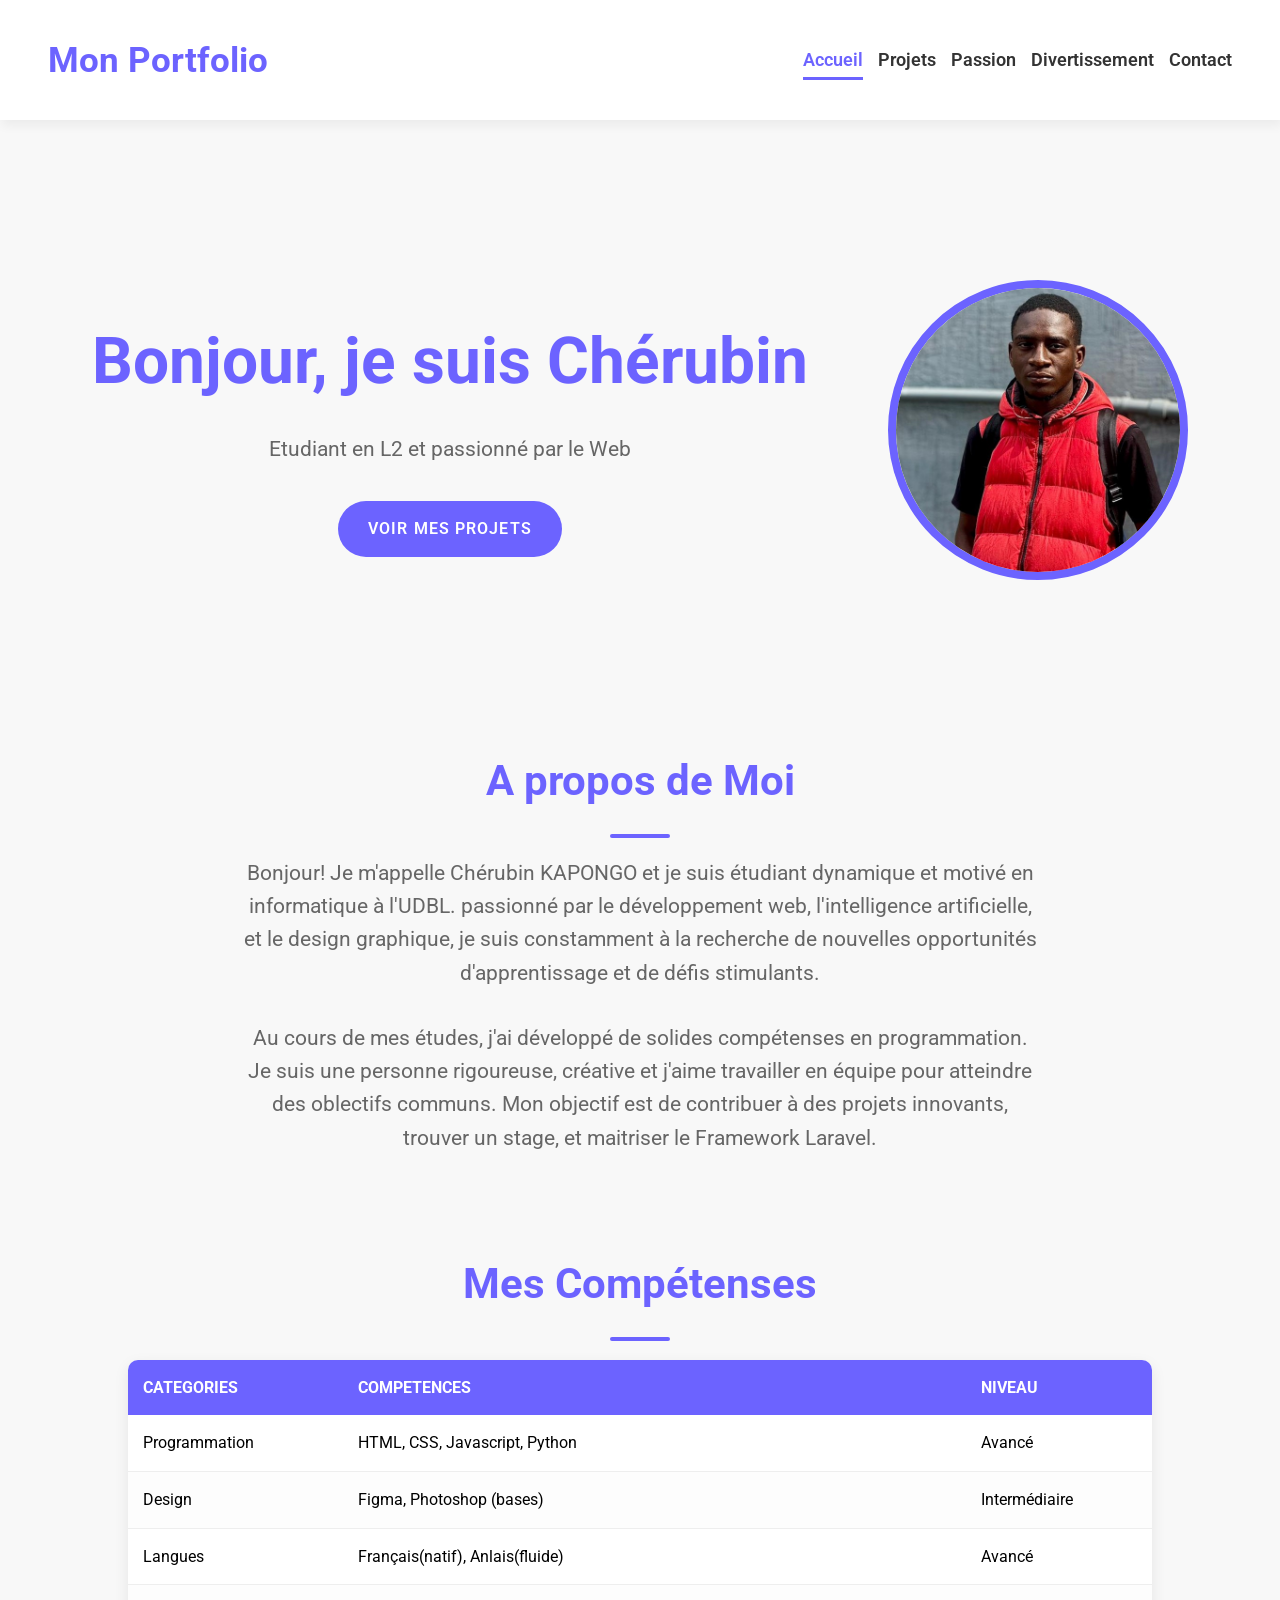
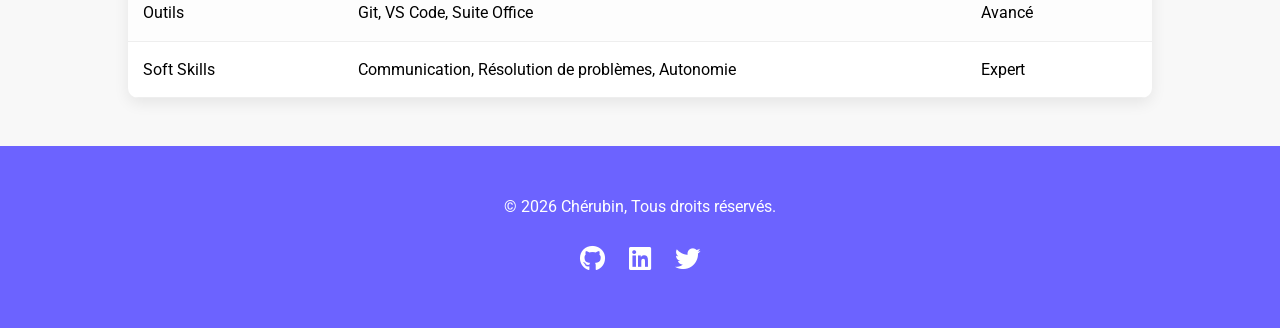
<file: index.html>
<!DOCTYPE html>
<html lang="en">
<head>
    <meta charset="UTF-8">
    <meta name="viewport" content="width=device-width, initial-scale=1.0">
    <title>Mon Portfolio</title>
    <link rel="stylesheet" href="CSS/style.css">
    <link rel="preconnect" href="https://fonts.googleapis.com">
    <link rel="preconnect" href="https://fonts.gstatic.com" crossorigin>
    <link href="https://fonts.googleapis.com/css2?family=Roboto&display=swap" rel="stylesheet">
    <link rel="stylesheet" href="https://cdnjs.cloudflare.com/ajax/libs/font-awesome/6.5.1/css/all.min.css">
</head>
<body>
    <header>
        <div>
            <a href="">Mon Portfolio</a>
        </div>
        <nav>
            <ul>
                <li><a href="index.html" class="active">Accueil</a></li>
                <li><a href="Projet.html">Projets</a></li>
                <li><a href="Passions.html">Passion</a></li>
                <li><a href="Divertissement.html">Divertissement</a></li>
                <li><a href="Contact.html">Contact</a></li>
            </ul>
        </nav>
    </header>
    <main>
        <section class="hero">
            <div>
                <h1>Bonjour, je suis Chérubin</h1>
                <p>Etudiant en L2 et passionné par le Web</p>
                <a href="Projet.html">VOIR MES PROJETS</a>
            </div>
            <div>
                <img src="Image/IMG-20251231-WA0014.jpg" alt="">
            </div>
        </section>
        <section class="apropos">
            <h2>A propos de Moi</h2>
            <p>Bonjour! Je m'appelle Chérubin KAPONGO et je suis étudiant dynamique et motivé en informatique à l'UDBL. passionné par le développement web, l'intelligence artificielle, et le design graphique, je suis constamment à la recherche de nouvelles opportunités d'apprentissage et de défis stimulants.</p>
            <p> Au cours de mes études, j'ai développé de solides compétenses en programmation. Je suis une personne rigoureuse, créative et j'aime travailler en équipe pour atteindre des oblectifs communs. Mon objectif est de contribuer à des projets innovants, trouver un stage, et maitriser le Framework Laravel.</p>
        </section>
        <section class="competences">
            <h2>Mes Compétenses</h2>
            <table>
                <thead>
                    <tr>
                        <th>CATEGORIES</th>
                        <th>COMPETENCES</th>
                        <th>NIVEAU</th>
                    </tr>
                </thead>
                <tbody>
                    <tr>
                        <td>Programmation</td>
                        <td>HTML, CSS, Javascript, Python</td>
                        <td>Avancé</td>
                    </tr>
                    <tr>
                        <td>Design</td>
                        <td>Figma, Photoshop (bases)</td>
                        <td>Intermédiaire</td>
                    </tr>
                    <tr>
                        <td>Langues</td>
                        <td>Français(natif), Anlais(fluide)</td>
                        <td>Avancé</td>
                    </tr>
                    <tr>
                        <td>Outils</td>
                        <td>Git, VS Code, Suite Office</td>
                        <td>Avancé</td>
                    </tr>
                    <tr>
                        <td>Soft Skills</td>
                        <td>Communication, Résolution de problèmes, Autonomie</td>
                        <td>Expert</td>
                    </tr>
                </tbody>
            </table>
        </section>
    </main>
    <footer>
        <p>&copy; 2026 Chérubin, Tous droits réservés.</p>
        <div>
            <a href=""><i class="fa-brands fa-github"></i></a>
            <a href=""><i class="fa-brands fa-linkedin"></i></a>
            <a href=""><i class="fa-brands fa-twitter"></i></a>
        </div>
    </footer>
</body>
</html>
</file>
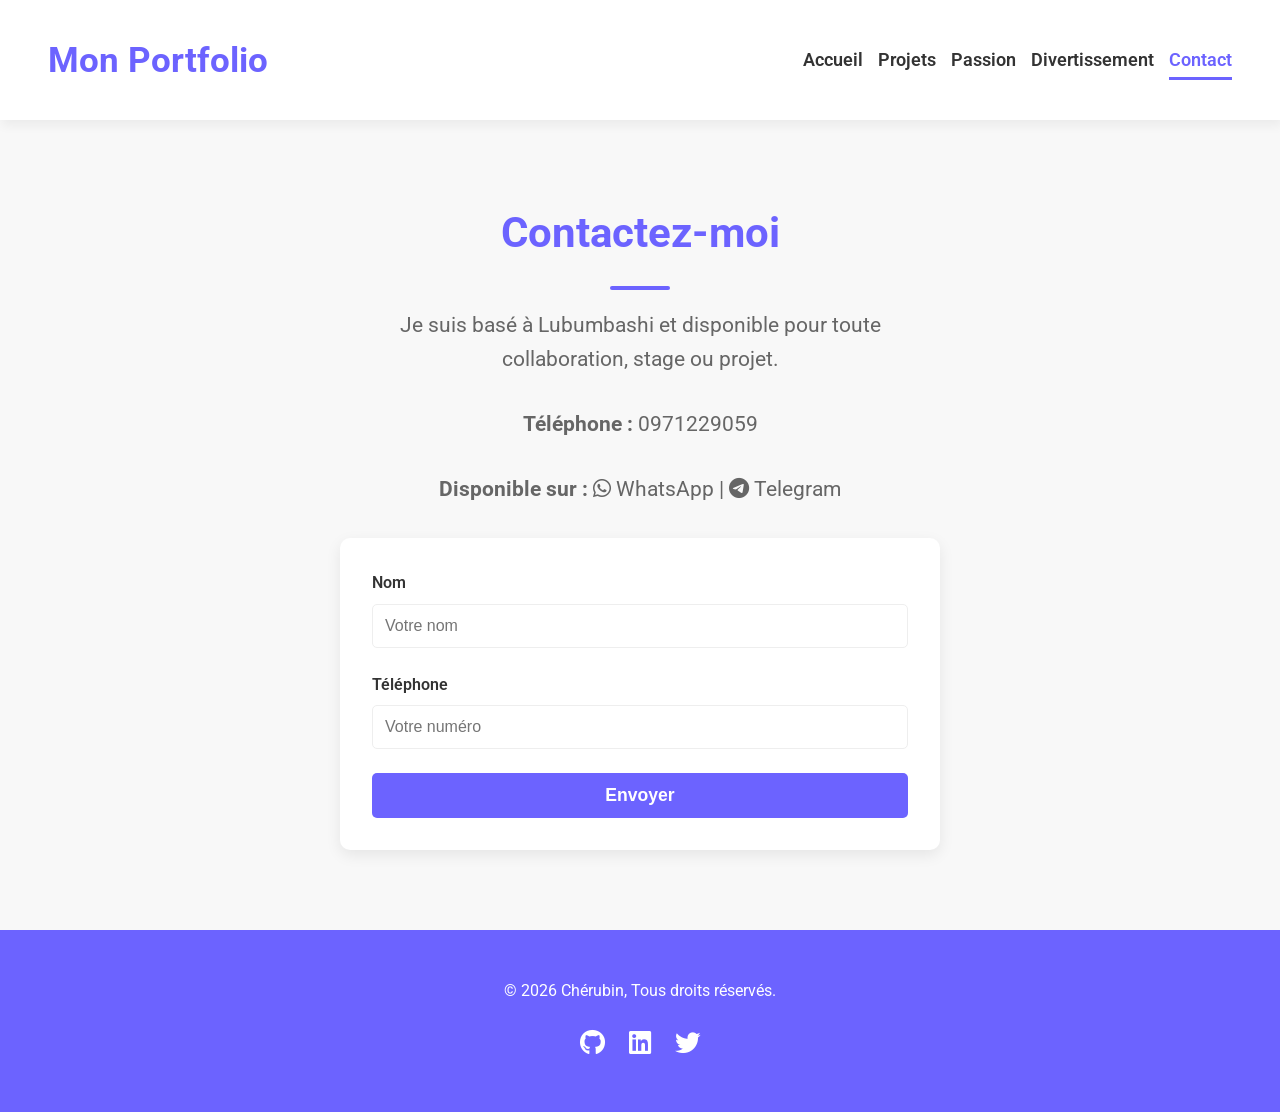
<file: Contact.html>
<!DOCTYPE html>
<html lang="en">
<head>
    <meta charset="UTF-8">
    <meta name="viewport" content="width=device-width, initial-scale=1.0">
    <title>Mon Portfolio</title>
    <link rel="stylesheet" href="CSS/style.css">
    <link rel="preconnect" href="https://fonts.googleapis.com">
    <link rel="preconnect" href="https://fonts.gstatic.com" crossorigin>
    <link href="https://fonts.googleapis.com/css2?family=Roboto&display=swap" rel="stylesheet">
    <link rel="stylesheet" href="https://cdnjs.cloudflare.com/ajax/libs/font-awesome/6.5.1/css/all.min.css">
</head>
<body>
    <header>
        <div>
            <a href="">Mon Portfolio</a>
        </div>
        <nav>
            <ul>
                <li><a href="index.html">Accueil</a></li>
                <li><a href="Projet.html">Projets</a></li>
                <li><a href="Passions.html">Passion</a></li>
                <li><a href="Divertissement.html">Divertissement</a></li>
                <li><a href="Contact.html" class="active">Contact</a></li>
            </ul>
        </nav>
    </header>
    <main>
    <section class="contact">
        <h2>Contactez-moi</h2>

        <p>Je suis basé à Lubumbashi et disponible pour toute collaboration, stage ou projet.</p>

        <div class="infos-contact">
            <p><strong>Téléphone :</strong> 0971229059</p>
            <p>
                <strong>Disponible sur :</strong> 
                <i class="fa-brands fa-whatsapp"></i> WhatsApp |
                <i class="fa-brands fa-telegram"></i> Telegram
            </p>
        </div>

        <form class="form-contact">
            <div class="champ">
                <label for="nom">Nom</label>
                <input type="text" id="nom" name="nom" placeholder="Votre nom" required>
            </div>

            <div class="champ">
                <label for="telephone">Téléphone</label>
                <input type="tel" id="telephone" name="telephone" placeholder="Votre numéro" required>
            </div>

            <button type="submit">Envoyer</button>
        </form>
    </section>
    </main>
    <footer>
        <p>&copy; 2026 Chérubin, Tous droits réservés.</p>
        <div>
            <a href=""><i class="fa-brands fa-github"></i></a>
            <a href=""><i class="fa-brands fa-linkedin"></i></a>
            <a href=""><i class="fa-brands fa-twitter"></i></a>
        </div>
    </footer>
</body>
</html>
</file>
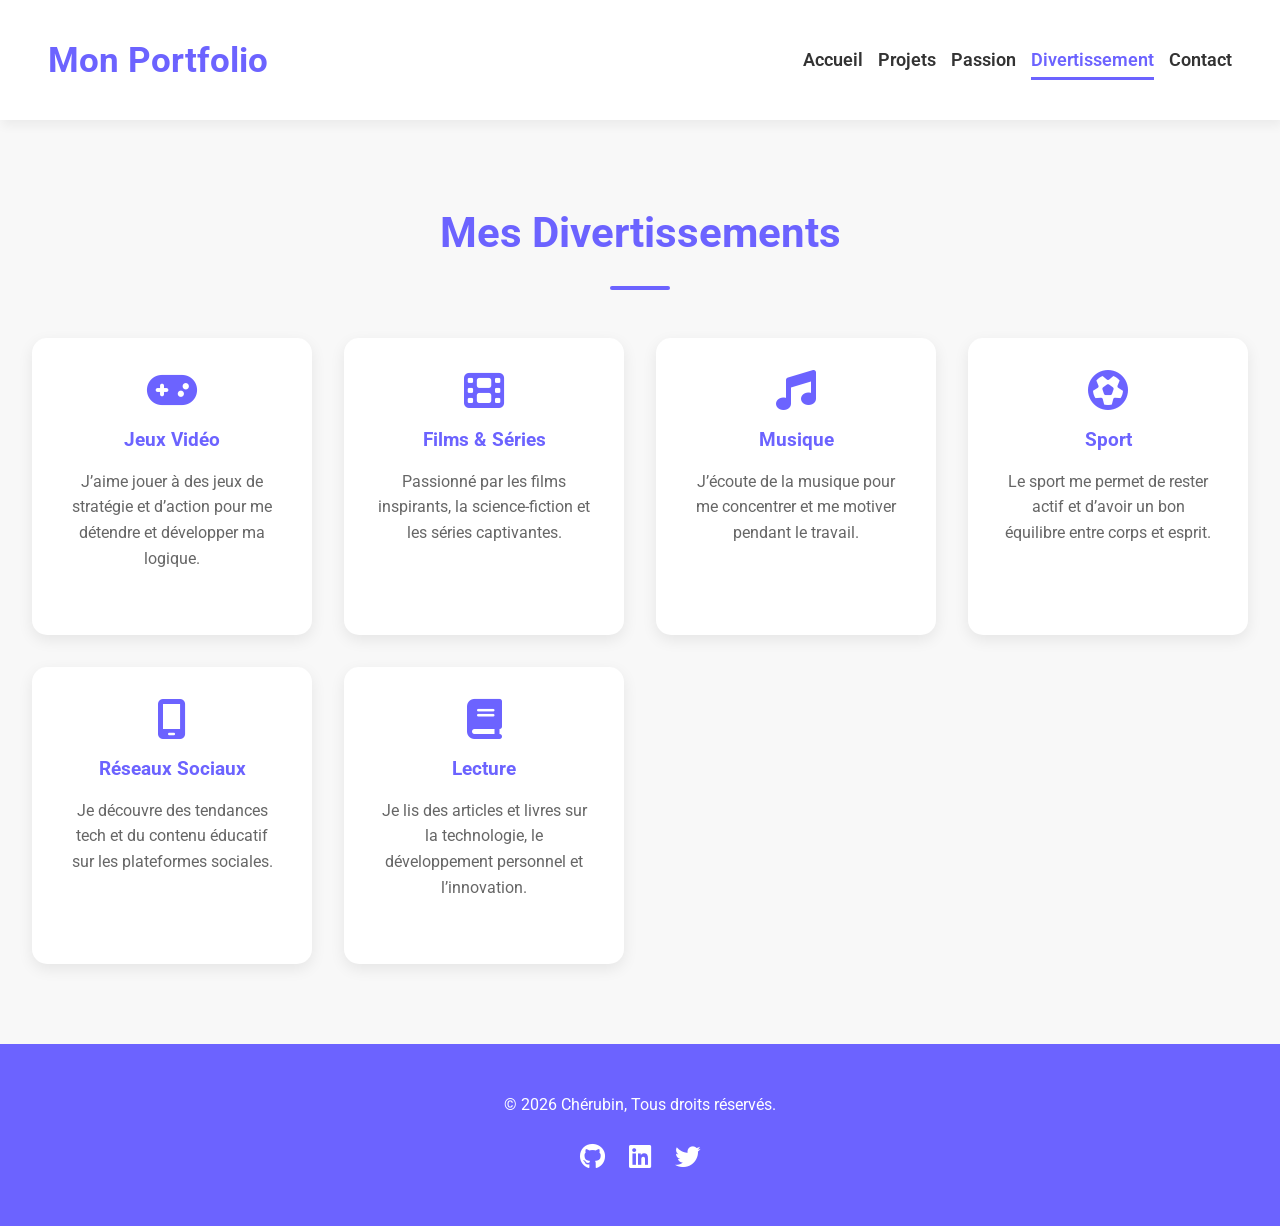
<file: Divertissement.html>
<!DOCTYPE html>
<html lang="en">
<head>
    <meta charset="UTF-8">
    <meta name="viewport" content="width=device-width, initial-scale=1.0">
    <title>Mon Portfolio</title>
    <link rel="stylesheet" href="CSS/style.css">
    <link rel="preconnect" href="https://fonts.googleapis.com">
    <link rel="preconnect" href="https://fonts.gstatic.com" crossorigin>
    <link href="https://fonts.googleapis.com/css2?family=Roboto&display=swap" rel="stylesheet">
    <link rel="stylesheet" href="https://cdnjs.cloudflare.com/ajax/libs/font-awesome/6.5.1/css/all.min.css">
</head>
<body>
    <header>
        <div>
            <a href="">Mon Portfolio</a>
        </div>
        <nav>
            <ul>
                <li><a href="index.html">Accueil</a></li>
                <li><a href="Projet.html">Projets</a></li>
                <li><a href="Passions.html">Passion</a></li>
                <li><a href="Divertissement.html" class="active">Divertissement</a></li>
                <li><a href="Contact.html">Contact</a></li>
            </ul>
        </nav>
    </header>
    <main>
    <section class="divertissement">
        <h2>Mes Divertissements</h2>

        <div class="grid-divertissement">

            <article class="carte-div">
                <i class="fa-solid fa-gamepad"></i>
                <h3>Jeux Vidéo</h3>
                <p>J’aime jouer à des jeux de stratégie et d’action pour me détendre et développer ma logique.</p>
            </article>

            <article class="carte-div">
                <i class="fa-solid fa-film"></i>
                <h3>Films & Séries</h3>
                <p>Passionné par les films inspirants, la science-fiction et les séries captivantes.</p>
            </article>

            <article class="carte-div">
                <i class="fa-solid fa-music"></i>
                <h3>Musique</h3>
                <p>J’écoute de la musique pour me concentrer et me motiver pendant le travail.</p>
            </article>

            <article class="carte-div">
                <i class="fa-solid fa-futbol"></i>
                <h3>Sport</h3>
                <p>Le sport me permet de rester actif et d’avoir un bon équilibre entre corps et esprit.</p>
            </article>

            <article class="carte-div">
                <i class="fa-solid fa-mobile-screen"></i>
                <h3>Réseaux Sociaux</h3>
                <p>Je découvre des tendances tech et du contenu éducatif sur les plateformes sociales.</p>
            </article>

            <article class="carte-div">
                <i class="fa-solid fa-book"></i>
                <h3>Lecture</h3>
                <p>Je lis des articles et livres sur la technologie, le développement personnel et l’innovation.</p>
            </article>

        </div>
    </section>
    </main>
    <footer>
        <p>&copy; 2026 Chérubin, Tous droits réservés.</p>
        <div>
            <a href=""><i class="fa-brands fa-github"></i></a>
            <a href=""><i class="fa-brands fa-linkedin"></i></a>
            <a href=""><i class="fa-brands fa-twitter"></i></a>
        </div>
    </footer>
</body>
</html>
</file>
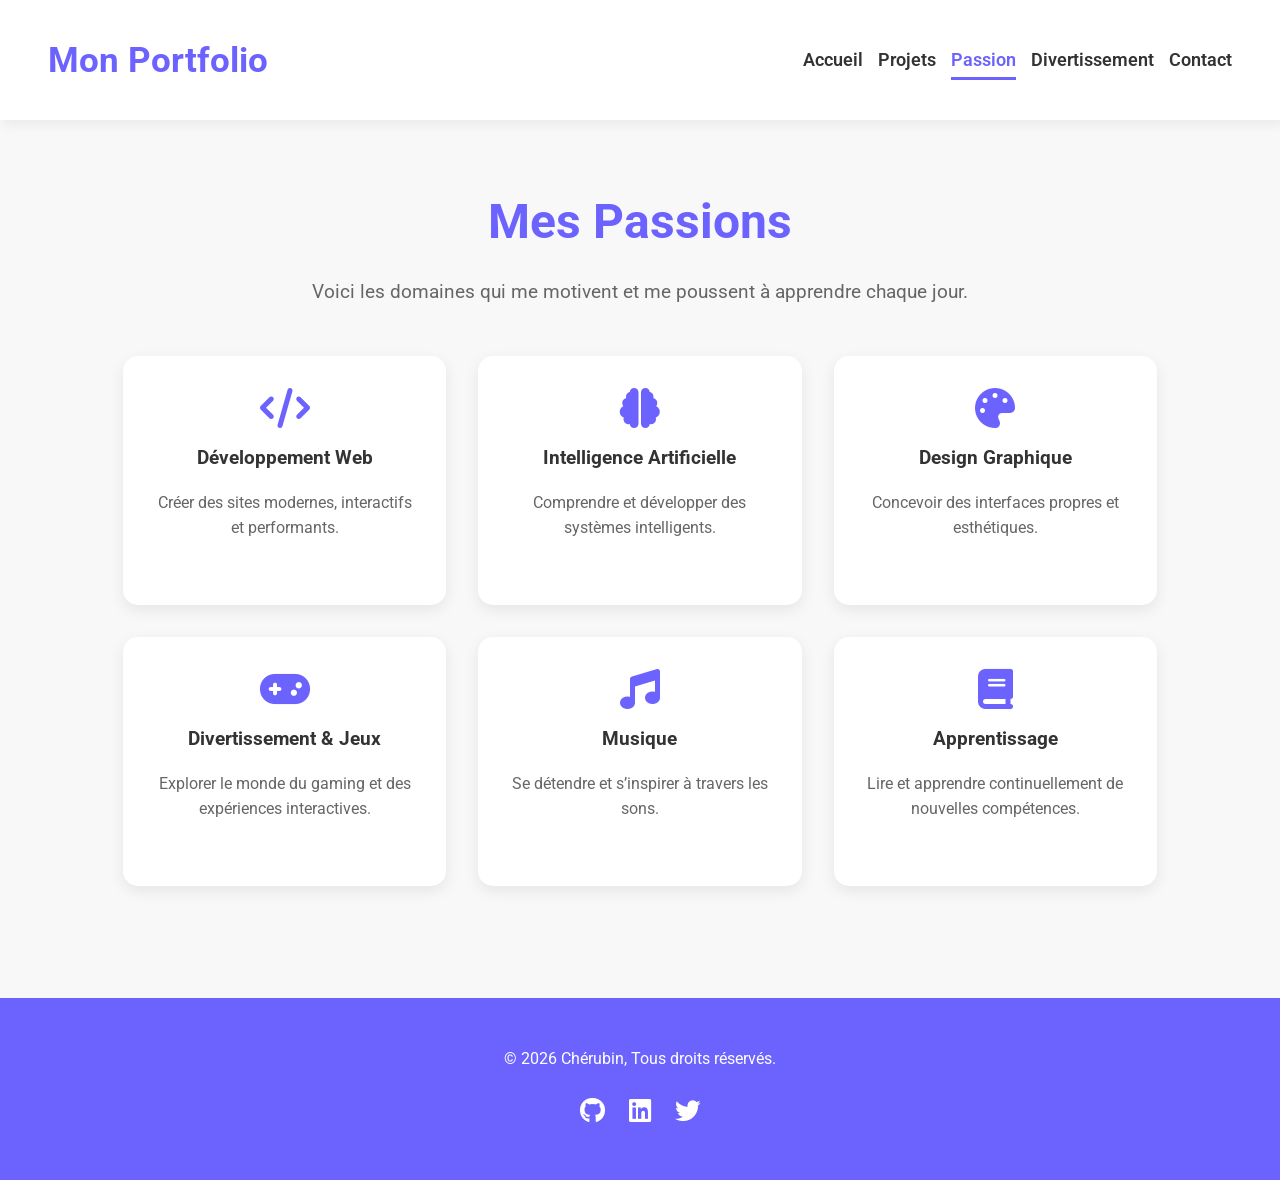
<file: Passions.html>
<!DOCTYPE html>
<html lang="en">
<head>
    <meta charset="UTF-8">
    <meta name="viewport" content="width=device-width, initial-scale=1.0">
    <title>Mon Portfolio</title>
    <link rel="stylesheet" href="CSS/style.css">
    <link rel="preconnect" href="https://fonts.googleapis.com">
    <link rel="preconnect" href="https://fonts.gstatic.com" crossorigin>
    <link href="https://fonts.googleapis.com/css2?family=Roboto&display=swap" rel="stylesheet">
    <link rel="stylesheet" href="https://cdnjs.cloudflare.com/ajax/libs/font-awesome/6.5.1/css/all.min.css">
</head>
<body>
    <header>
        <div>
            <a href="">Mon Portfolio</a>
        </div>
        <nav>
            <ul>
                <li><a href="index.html">Accueil</a></li>
                <li><a href="Projet.html">Projets</a></li>
                <li><a href="Passions.html" class="active">Passion</a></li>
                <li><a href="Divertissement.html">Divertissement</a></li>
                <li><a href="Contact.html">Contact</a></li>
            </ul>
        </nav>
    </header>
    <main class="passions">
    <section class="passions-hero">
        <h1>Mes Passions</h1>
        <p>Voici les domaines qui me motivent et me poussent à apprendre chaque jour.</p>
    </section>

    <section class="passions-grid">
        <div class="passion-card">
            <i class="fa-solid fa-code"></i>
            <h3>Développement Web</h3>
            <p>Créer des sites modernes, interactifs et performants.</p>
        </div>

        <div class="passion-card">
            <i class="fa-solid fa-brain"></i>
            <h3>Intelligence Artificielle</h3>
            <p>Comprendre et développer des systèmes intelligents.</p>
        </div>

        <div class="passion-card">
            <i class="fa-solid fa-palette"></i>
            <h3>Design Graphique</h3>
            <p>Concevoir des interfaces propres et esthétiques.</p>
        </div>

        <div class="passion-card">
            <i class="fa-solid fa-gamepad"></i>
            <h3>Divertissement & Jeux</h3>
            <p>Explorer le monde du gaming et des expériences interactives.</p>
        </div>

        <div class="passion-card">
            <i class="fa-solid fa-music"></i>
            <h3>Musique</h3>
            <p>Se détendre et s’inspirer à travers les sons.</p>
        </div>

        <div class="passion-card">
            <i class="fa-solid fa-book"></i>
            <h3>Apprentissage</h3>
            <p>Lire et apprendre continuellement de nouvelles compétences.</p>
        </div>
    </section>
    </main>
    <footer>
        <p>&copy; 2026 Chérubin, Tous droits réservés.</p>
        <div>
            <a href=""><i class="fa-brands fa-github"></i></a>
            <a href=""><i class="fa-brands fa-linkedin"></i></a>
            <a href=""><i class="fa-brands fa-twitter"></i></a>
        </div>
    </footer>
</body>
</html>
</file>
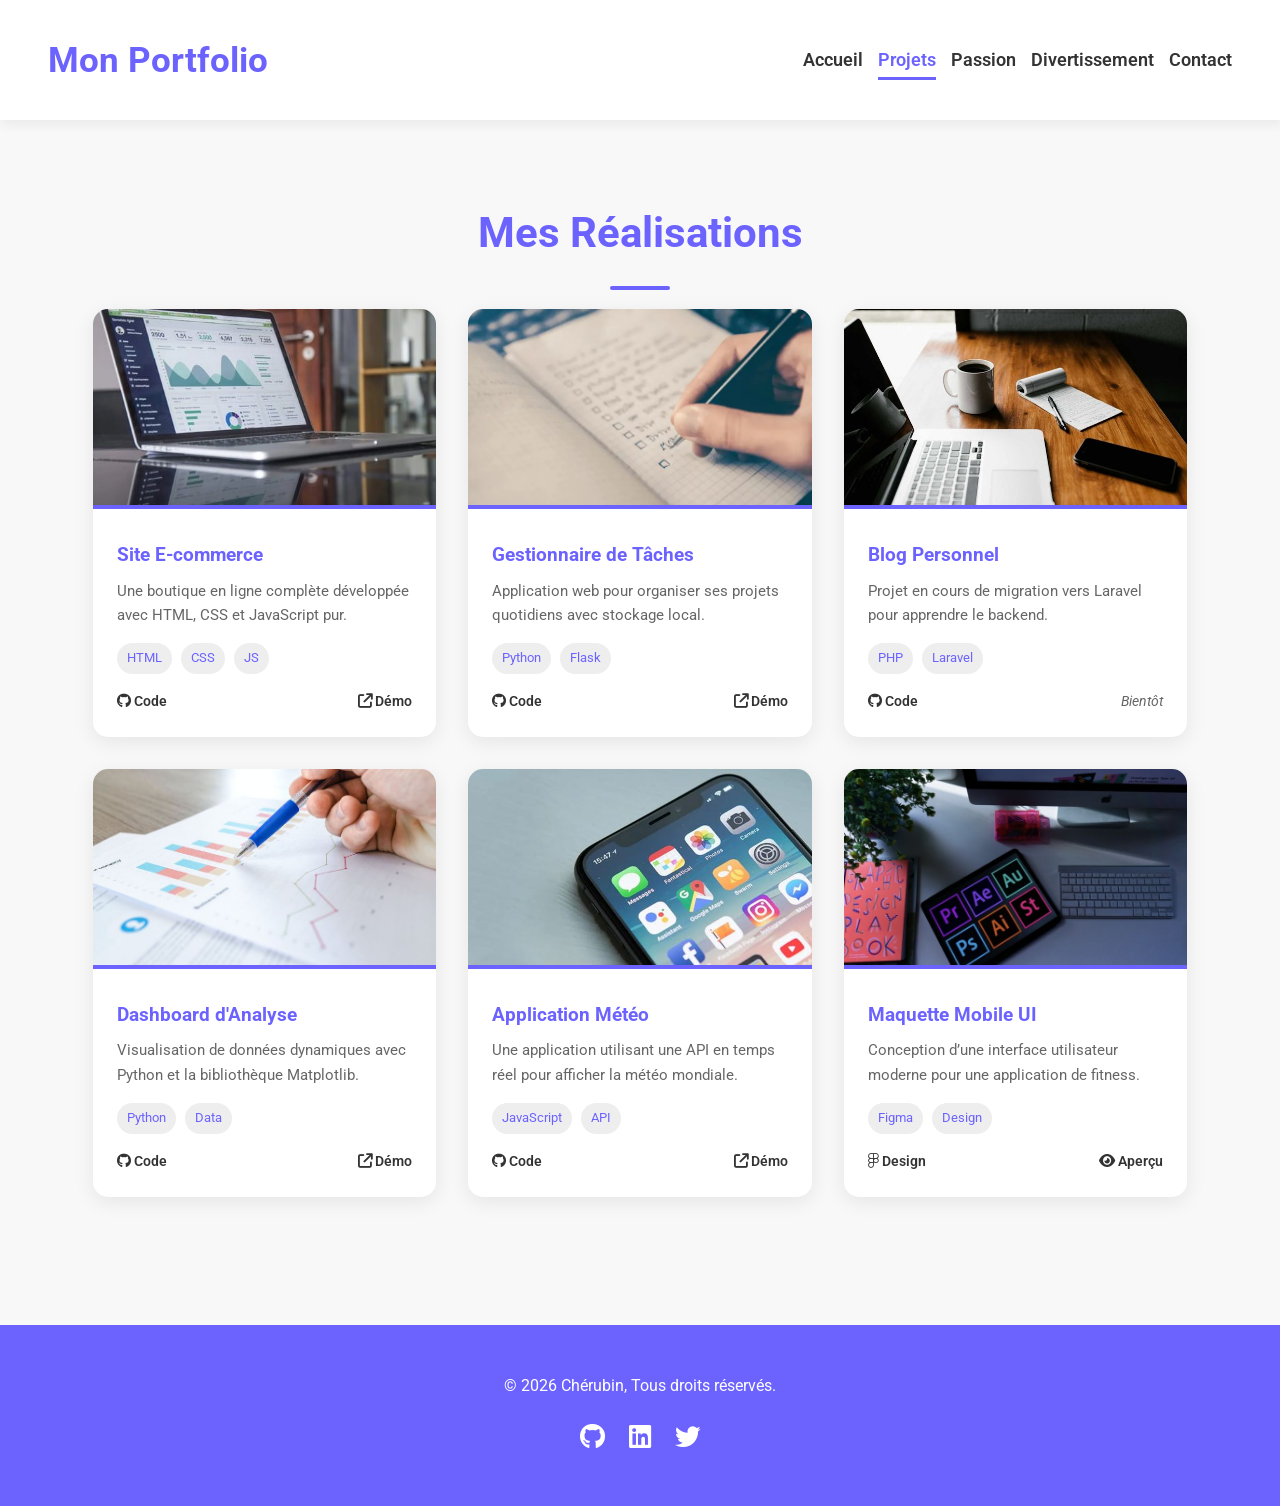
<file: Projet.html>
<!DOCTYPE html>
<html lang="en">
<head>
    <meta charset="UTF-8">
    <meta name="viewport" content="width=device-width, initial-scale=1.0">
    <title>Mon Portfolio</title>
    <link rel="stylesheet" href="CSS/style.css">
    <link rel="preconnect" href="https://fonts.googleapis.com">
    <link rel="preconnect" href="https://fonts.gstatic.com" crossorigin>
    <link href="https://fonts.googleapis.com/css2?family=Roboto&display=swap" rel="stylesheet">
    <link rel="stylesheet" href="https://cdnjs.cloudflare.com/ajax/libs/font-awesome/6.5.1/css/all.min.css">
</head>
<body>
    <header>
        <div>
            <a href="">Mon Portfolio</a>
        </div>
        <nav>
            <ul>
                <li><a href="index.html">Accueil</a></li>
                <li><a href="Projet.html" class="active">Projets</a></li>
                <li><a href="Passions.html">Passion</a></li>
                <li><a href="Divertissement.html">Divertissement</a></li>
                <li><a href="Contact.html">Contact</a></li>
            </ul>
        </nav>
    </header>
    <main>
    <section class="projets">
        <h2>Mes Réalisations</h2>

        <div class="projets-container">

            <div class="card">
                <img src="Image/Site E-commerce.jpg" alt="">
                <div class="card-content">
                    <h3>Site E-commerce</h3>
                    <p>Une boutique en ligne complète développée avec HTML, CSS et JavaScript pur.</p>
                    <div class="tags">
                        <span>HTML</span>
                        <span>CSS</span>
                        <span>JS</span>
                    </div>
                    <div class="card-links">
                        <a href="#"><i class="fa-brands fa-github"></i> Code</a>
                        <a href="#"><i class="fa-solid fa-arrow-up-right-from-square"></i> Démo</a>
                    </div>
                </div>
            </div>

            <div class="card">
                <img src="Image/Gestionnaire de Tâches.jpg" alt="">
                <div class="card-content">
                    <h3>Gestionnaire de Tâches</h3>
                    <p>Application web pour organiser ses projets quotidiens avec stockage local.</p>
                    <div class="tags">
                        <span>Python</span>
                        <span>Flask</span>
                    </div>
                    <div class="card-links">
                        <a href="#"><i class="fa-brands fa-github"></i> Code</a>
                        <a href="#"><i class="fa-solid fa-arrow-up-right-from-square"></i> Démo</a>
                    </div>
                </div>
            </div>

            <div class="card">
                <img src="Image/Blog Personnel.jpg" alt="">
                <div class="card-content">
                    <h3>Blog Personnel</h3>
                    <p>Projet en cours de migration vers Laravel pour apprendre le backend.</p>
                    <div class="tags">
                        <span>PHP</span>
                        <span>Laravel</span>
                    </div>
                    <div class="card-links">
                        <a href="#"><i class="fa-brands fa-github"></i> Code</a>
                        <span class="soon">Bientôt</span>
                    </div>
                </div>
            </div>

            <div class="card">
                <img src="Image/Dashboard d'Analyse.jpg" alt="">
                <div class="card-content">
                    <h3>Dashboard d'Analyse</h3>
                    <p>Visualisation de données dynamiques avec Python et la bibliothèque Matplotlib.</p>
                    <div class="tags">
                        <span>Python</span>
                        <span>Data</span>
                    </div>
                    <div class="card-links">
                        <a href="#"><i class="fa-brands fa-github"></i> Code</a>
                        <a href="#"><i class="fa-solid fa-arrow-up-right-from-square"></i> Démo</a>
                    </div>
                </div>
            </div>

            <div class="card">
                <img src="Image/Application Météo.jpg" alt="">
                <div class="card-content">
                    <h3>Application Météo</h3>
                    <p>Une application utilisant une API en temps réel pour afficher la météo mondiale.</p>
                    <div class="tags">
                        <span>JavaScript</span>
                        <span>API</span>
                    </div>
                    <div class="card-links">
                        <a href="#"><i class="fa-brands fa-github"></i> Code</a>
                        <a href="#"><i class="fa-solid fa-arrow-up-right-from-square"></i> Démo</a>
                    </div>
                </div>
            </div>

            <div class="card">
                <img src="Image/Maquette Mobile UI.jpg" alt="">
                <div class="card-content">
                    <h3>Maquette Mobile UI</h3>
                    <p>Conception d’une interface utilisateur moderne pour une application de fitness.</p>
                    <div class="tags">
                        <span>Figma</span>
                        <span>Design</span>
                    </div>
                    <div class="card-links">
                        <a href="#"><i class="fa-brands fa-figma"></i> Design</a>
                        <a href="#"><i class="fa-solid fa-eye"></i> Aperçu</a>
                    </div>
                </div>
            </div>

        </div>
    </section>
    </main>
    <footer>
        <p>&copy; 2026 Chérubin, Tous droits réservés.</p>
        <div>
            <a href=""><i class="fa-brands fa-github"></i></a>
            <a href=""><i class="fa-brands fa-linkedin"></i></a>
            <a href=""><i class="fa-brands fa-twitter"></i></a>
        </div>
    </footer>
</body>
</html>
</file>
<file: CSS/style.css>
:root{
    --violet-doux: #6c63ff;
    --violet-fonce: #534edd;
    --orange-vif: #ffa726;
    --gris-tres-fonce: #333;
    --gris-fonce: #666;
    --gris-tres-clair: #f8f8f8;
    --gris-claire: #eee;
}

* {
    margin: 0;
    padding: 0;
    box-sizing: border-box;
}

body {
    background-color: var(--gris-tres-clair);
    font-family: 'roboto', sans-serif;
    line-height: 1.6;
}

header {
    background-color: white;
    box-shadow: 2px 6px 10px rgba(0, 0, 0, 0.05);
    position: sticky;
    top: 0;
    z-index: 100;
    display: flex;
    justify-content: space-between;
    align-items: center;
    padding: 2rem 3rem;
}

header div a {
    text-decoration: none;
    font-size: 2.2rem;
    font-weight: bold;
    color: var(--violet-doux);
}

ul li {
    list-style: none;
    margin-left: 15px;
}

ul {
    display: flex;
}

ul li a {
    text-decoration: none;
    color: var(--gris-tres-fonce);
    font-weight: 600;
    font-size: 1.1rem;
    position: relative;
    padding: 10px 0;
}

ul li a:hover {
    color: var(--violet-doux);
}

ul li a::after {
    content: '';
    position: absolute;
    left: 0;
    bottom: 0;
    height: 3px;
    width: 0;
    background-color: var(--violet-doux);
    transition: width 0.3s ease;
}

ul li a:hover::after {
    width: 100%;
}

a.active {
    color: var(--violet-doux);
}

a.active::after {
    width: 100%;
}

.hero {
    display: flex;
    justify-content: center;
    align-items: center;
    gap: 5rem;
    text-align: center;
    margin: 10rem 2rem;
}

.hero img {
    width: 300px;
    height: 300px;
    object-fit: cover;
    border-radius: 50%;
    border: 8px solid var(--violet-doux);
}

.hero h1 {
    color: var(--violet-doux);
    font-size: 4rem;
    font-weight: 700;
    margin-bottom: 1.2rem;
}

.hero p {
    color: var(--gris-fonce);
    font-size: 1.3rem;
    margin-bottom: 1.2rem;
}

.hero a {
    text-decoration: none;
    display: inline-block;
    background-color: var(--violet-doux);
    color: white;
    padding: 15px 30px;
    border-radius: 50px;
    text-transform: uppercase;
    letter-spacing: 1.1px;
    font-weight: 600;
    margin-top: 1rem;
    transition: background-color 0.3s ease, transform 0.2s ease;
}

.hero a:hover {
    background-color: var(--violet-fonce);
    transform: translateY(-3px);
}

.apropos {
    width: 800px;
    margin: 6rem auto;
    text-align: center;
}

section h2 {
    color: var(--violet-doux);
    font-size: 2.6rem;
    font-weight: 700;
    margin-bottom: 1.2rem;
    text-align: center;
}

section h2::after {
    content: '';
    display: block;
    width: 60px;
    height: 4px;
    background-color: var(--violet-doux);
    margin: 1.2rem auto;
    border-radius: 2px;
}

section p {
    margin-bottom: 2rem;
    color: var(--gris-fonce);
    font-size: 1.3rem;
}

.competences table {
    width: 80%;
    margin: 0 auto;
    border-collapse: collapse;
    background-color: #FFF;
    box-shadow: 0 5px 15px rgba(0, 0, 0, 0.08);
    border-radius: 10px;
    overflow: hidden;
}

.competences th, table td {
    padding: 15px;
}

.competences table thead {
    background-color: var(--violet-doux);
    color: #FFF;
    text-transform: uppercase;
}

.competences table tbody td {
    /* ajout d'une bordure de 1px en bas de chaque cellule */
    border-bottom: 1px solid var(--gris-claire);
}

.competences table tbody tr:nth-child(even) {
    background-color: #FDFDFD;
}

.competences table tbody tr {
    transition: background-color 0.3s ease;
}

.competences table tbody tr:hover {
    background-color: #F0F0F0;
}

.competences table thead th {
    text-align: left;
}

footer {
    margin-top: 3rem;
    background-color: var(--violet-doux);
    padding: 3rem 0;
    text-align: center;
}

footer p {
    color: white;
    margin-bottom: 1.2rem;
}

footer a {
    display: inline-block;
    font-size: 1.6rem;
    color: white;
    margin: 0 10px;
    transition: color 0.3s ease, transform 0.2s ease;
}

footer a:hover {
    color: var(--orange-vif);
    transform: translate(-3px);
}

.projets {
    padding: 5rem 2rem;
}

.projets-container {
    display: grid;
    grid-template-columns: repeat(auto-fit, minmax(300px, 1fr));
    gap: 2rem;
    width: 90%;
    margin: 0 auto;
}

/* CARDS */
.card {
    background-color: white;
    border-radius: 15px;
    overflow: hidden;
    box-shadow: 0 5px 20px rgba(0,0,0,0.08);
    transition: transform 0.3s ease;
}

.card:hover {
    transform: translateY(-8px);
}

.card img {
    width: 100%;
    height: 200px;
    object-fit: cover;
    border-bottom: 4px solid var(--violet-doux);
}

.card-content {
    padding: 1.5rem;
}

.card-content h3 {
    color: var(--violet-doux);
    margin-bottom: 0.5rem;
}

.card-content p {
    font-size: 0.95rem;
    margin-bottom: 1rem;
}

/* TAGS */
.tags {
    margin-bottom: 1rem;
}

.tags span {
    display: inline-block;
    background-color: var(--gris-claire);
    color: var(--violet-doux);
    padding: 5px 10px;
    border-radius: 20px;
    font-size: 0.8rem;
    margin-right: 5px;
}

/* LIENS */
.card-links {
    display: flex;
    justify-content: space-between;
    align-items: center;
    font-size: 0.9rem;
}

.card-links a {
    text-decoration: none;
    color: var(--gris-tres-fonce);
    font-weight: 600;
    transition: color 0.3s;
}

.card-links a:hover {
    color: var(--violet-doux);
}

.soon {
    color: var(--gris-fonce);
    font-style: italic;
}

.contact {
    width: 600px;
    margin: 5rem auto;
    text-align: center;
}

.infos-contact {
    margin: 2rem 0;
    font-size: 1.2rem;
    color: var(--gris-fonce);
}

.form-contact {
    background-color: #FFF;
    padding: 2rem;
    border-radius: 10px;
    box-shadow: 0 5px 15px rgba(0,0,0,0.08);
    text-align: left;
}

.champ {
    margin-bottom: 1.5rem;
}

.champ label {
    display: block;
    margin-bottom: 0.5rem;
    font-weight: 600;
    color: var(--gris-tres-fonce);
}

.champ input {
    width: 100%;
    padding: 12px;
    border: 1px solid var(--gris-claire);
    border-radius: 5px;
    font-size: 1rem;
    outline: none;
    transition: border 0.3s ease;
}

.champ input:focus {
    border-color: var(--violet-doux);
}

.form-contact button {
    width: 100%;
    padding: 12px;
    background-color: var(--violet-doux);
    color: white;
    border: none;
    border-radius: 5px;
    font-size: 1.1rem;
    font-weight: 600;
    cursor: pointer;
    transition: background-color 0.3s ease, transform 0.2s ease;
}

.form-contact button:hover {
    background-color: var(--violet-fonce);
    transform: translateY(-2px);
}

.passions {
    padding: 4rem 2rem;
    text-align: center;
}

.passions-hero h1 {
    color: var(--violet-doux);
    font-size: 3rem;
    margin-bottom: 1rem;
}

.passions-hero p {
    color: var(--gris-fonce);
    font-size: 1.2rem;
    margin-bottom: 3rem;
}

.passions-grid {
    display: grid;
    grid-template-columns: repeat(auto-fit, minmax(250px, 1fr));
    gap: 2rem;
    width: 85%;
    margin: 0 auto;
}

.passion-card {
    background-color: white;
    padding: 2rem;
    border-radius: 15px;
    box-shadow: 0 5px 15px rgba(0,0,0,0.08);
    transition: transform 0.3s ease, box-shadow 0.3s ease;
}

.passion-card i {
    font-size: 2.5rem;
    color: var(--violet-doux);
    margin-bottom: 1rem;
}

.passion-card h3 {
    color: var(--gris-tres-fonce);
    margin-bottom: 1rem;
}

.passion-card p {
    color: var(--gris-fonce);
    font-size: 1rem;
}

.passion-card:hover {
    transform: translateY(-8px);
    box-shadow: 0 10px 25px rgba(0,0,0,0.15);
}

.divertissement {
    margin: 5rem 2rem;
    text-align: center;
}

.grid-divertissement {
    display: grid;
    grid-template-columns: repeat(auto-fit, minmax(250px, 1fr));
    gap: 2rem;
    margin-top: 3rem;
}

.carte-div {
    background-color: #FFF;
    padding: 2rem;
    border-radius: 15px;
    box-shadow: 0 5px 15px rgba(0,0,0,0.08);
    transition: transform 0.3s ease;
}

.carte-div:hover {
    transform: translateY(-5px);
}

.carte-div i {
    font-size: 2.5rem;
    color: var(--violet-doux);
    margin-bottom: 1rem;
}

.carte-div h3 {
    color: var(--violet-doux);
    margin-bottom: 0.8rem;
}

.carte-div p {
    font-size: 1rem;
    color: var(--gris-fonce);
}
</file>
